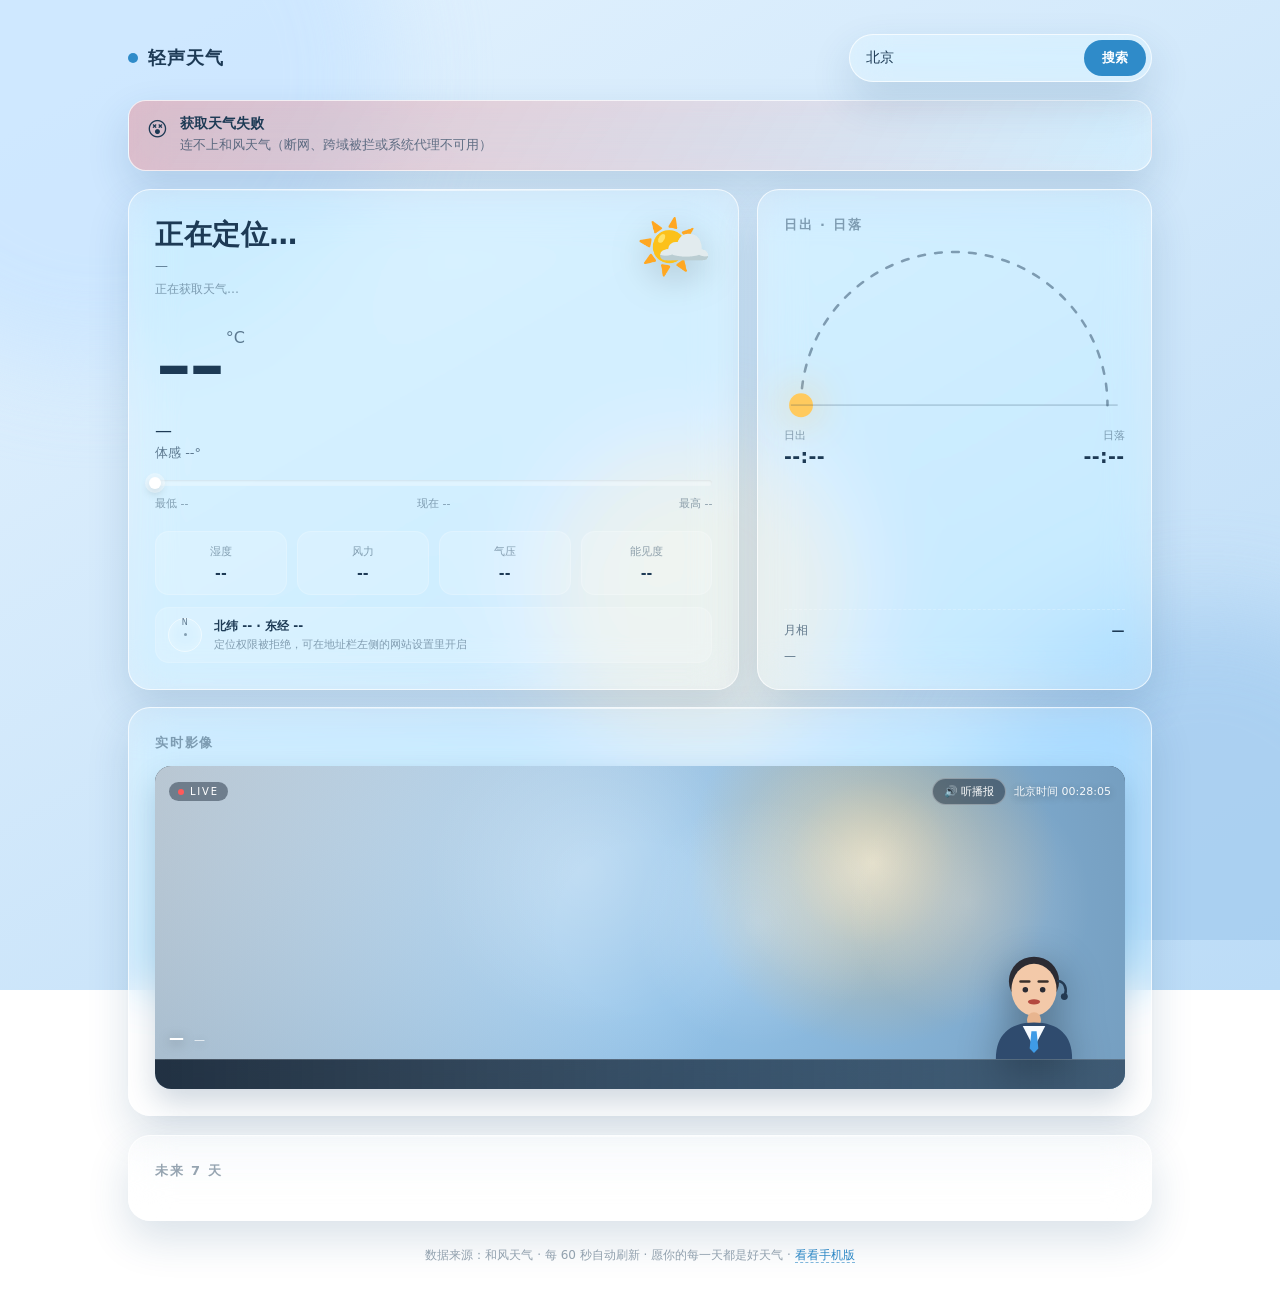
<file: index.html>
<!DOCTYPE html>
<html lang="zh-CN">
<head>
  <meta charset="UTF-8" />
  <meta name="viewport" content="width=device-width, initial-scale=1" />
  <meta name="description" content="温柔一点的天气：城市搜索、实时天气、7 天预报、日出日落与下雨提醒。" />
  <title>轻声天气 · 今天也想你</title>
  <link rel="stylesheet" href="style.css" />
</head>
<body data-theme="sunny">
  <!-- ===== 背景层：渐变 + 柔和光斑 + 雨丝（纯装饰，aria-hidden 让读屏软件忽略） ===== -->
  <div class="sky" aria-hidden="true">
    <span class="blob blob-1"></span>
    <span class="blob blob-2"></span>
    <span class="blob blob-3"></span>
    <div class="rain-layer" id="rainLayer"></div>
  </div>

  <!-- 跟随指针的柔光，让画面在指尖下"流"起来（纯装饰） -->
  <div class="cursor-glow" id="cursorGlow" aria-hidden="true"></div>

  <div class="app">
    <!-- ===== 顶栏：标题 + 城市搜索 ===== -->
    <header class="topbar">
      <div class="brand">
        <span class="brand__dot"></span>
        <h1>轻声天气</h1>
      </div>

      <form class="search" id="searchForm" autocomplete="off" novalidate>
        <input
          id="searchInput"
          type="search"
          placeholder="搜索城市，比如 杭州"
          aria-label="搜索城市"
        />
        <button type="submit" class="search__btn">搜索</button>
        <!-- 搜索联想结果 -->
        <ul class="suggest" id="suggest" role="listbox" hidden></ul>
      </form>
    </header>

    <!-- ===== 提醒条：下雨 / 天气预警 / 错误提示，都在这里统一展示 ===== -->
    <div class="alert" id="alert" role="status" aria-live="polite" hidden>
      <span class="alert__icon" id="alertIcon">🌧️</span>
      <div class="alert__body">
        <strong id="alertTitle">降水提醒</strong>
        <p id="alertText"></p>
      </div>
    </div>

    <!-- ===== 主体 ===== -->
    <main class="grid">
      <!-- 当前天气 -->
      <section class="card current" aria-labelledby="cityName">
        <div class="current__head">
          <div>
            <h2 class="city" id="cityName">正在定位…</h2>
            <p class="city__sub" id="citySub">—</p>
            <p class="obs" id="obsTime">正在获取天气…</p>
          </div>
          <div class="now-icon" id="nowIcon" aria-hidden="true">🌤️</div>
        </div>

        <div class="current__temp">
          <span class="temp" id="temp">--</span>
          <span class="unit">°C</span>
        </div>

        <p class="desc" id="desc">—</p>
        <p class="feels" id="feels">体感 --°</p>

        <!-- 今日温度区间：当前温度落在最低~最高之间的位置 -->
        <div class="range">
          <div class="range__track">
            <span class="range__fill" id="rangeFill"></span>
            <span class="range__dot" id="rangeDot"></span>
          </div>
          <p class="range__text">
            <span id="rangeMin">最低 --</span>
            <span id="rangeNow">现在 --</span>
            <span id="rangeMax">最高 --</span>
          </p>
        </div>

        <ul class="stats">
          <li><span>湿度</span><strong id="humidity">--</strong></li>
          <li><span>风力</span><strong id="wind">--</strong></li>
          <li><span>气压</span><strong id="pressure">--</strong></li>
          <li><span>能见度</span><strong id="vis">--</strong></li>
        </ul>

        <!-- 位置与方位：经纬度 + 相对你的方向（允许定位时） -->
        <div class="geo">
          <div class="geo__compass" aria-hidden="true">
            <span class="geo__n">N</span>
            <span class="geo__needle" id="geoNeedle"></span>
          </div>
          <div class="geo__text">
            <span class="geo__coord" id="geoCoord">北纬 -- · 东经 --</span>
            <span class="geo__bearing" id="geoBearing">正在获取你的位置…</span>
          </div>
        </div>
      </section>

      <!-- 日出 · 日落 -->
      <section class="card sun-card" aria-labelledby="sunTitle">
        <h3 class="card__title" id="sunTitle">日出 · 日落</h3>

        <div class="sun-arc">
          <svg viewBox="0 0 200 100" role="img" aria-label="太阳轨迹示意">
            <path class="sun-arc__line" d="M10 90 A 90 90 0 0 1 190 90" />
            <circle class="sun-arc__dot" id="sunDot" cx="10" cy="90" r="7" />
            <line class="sun-arc__base" x1="4" y1="90" x2="196" y2="90" />
          </svg>
        </div>

        <div class="sun-times">
          <div><span>日出</span><strong id="sunrise">--:--</strong></div>
          <div><span>日落</span><strong id="sunset">--:--</strong></div>
        </div>
        <div class="moon">
          <span>月相</span>
          <strong id="moonPhase">—</strong>
        </div>

        <p class="day-length" id="dayLength">—</p>
      </section>

      <!-- 实时影像：按当前天气实时绘制的画面（雨/雪/云/晴/星空） -->
      <section class="card live" id="liveCard" aria-labelledby="liveTitle">
        <h3 class="card__title" id="liveTitle">实时影像</h3>
        <div class="live__frame" id="liveFrame">
          <canvas id="liveCanvas"></canvas>
          <div class="live__hud">
            <span class="live__badge"><i></i>LIVE</span>
            <div class="live__hud-right">
              <button type="button" class="live__voice" id="liveVoice">🔊 听播报</button>
              <span class="live__time" id="liveTime">--:--:--</span>
            </div>
          </div>

          <div class="live__caption">
            <strong id="liveCity">—</strong>
            <span id="liveMeta">—</span>
          </div>

          <!-- 主播：说话时嘴会张开合上 -->
          <div class="anchor" id="liveAnchor" aria-hidden="true">
            <svg viewBox="0 0 120 150" xmlns="http://www.w3.org/2000/svg">
              <ellipse cx="60" cy="60" rx="29" ry="28" fill="#2b2b33" />
              <ellipse cx="60" cy="70" rx="26" ry="30" fill="#f3c9a9" />
              <rect x="52" y="96" width="16" height="18" rx="8" fill="#e8b58f" />
              <path d="M16 150c0-27 15-42 44-42s44 15 44 42z" fill="#2f4b6e" />
              <path d="M47 112h26l-13 25z" fill="#f7fbff" />
              <path d="M57 118h6l2 20-5 5-5-5z" fill="#3f9be6" />
              <rect x="43" y="59" width="13" height="3" rx="1.5" fill="#3a2f2a" />
              <rect x="64" y="59" width="13" height="3" rx="1.5" fill="#3a2f2a" />
              <circle cx="50" cy="70" r="3.2" fill="#2b2b33" />
              <circle cx="70" cy="70" r="3.2" fill="#2b2b33" />
              <ellipse class="anchor__mouth" cx="60" cy="84" rx="7" ry="3" fill="#b3493f" />
              <path d="M88 60c7 1 10 8 8 15" stroke="#243a52" stroke-width="3"
                fill="none" stroke-linecap="round" />
              <circle cx="95" cy="78" r="4" fill="#243a52" />
            </svg>
          </div>

          <!-- 底部滚动字幕 -->
          <div class="live__ticker">
            <div class="live__ticker-inner" id="liveTicker">
              <span></span><span></span>
            </div>
          </div>
        </div>
      </section>

      <!-- 24 小时逐时预报 -->
      <section class="card hourly" id="hourlyCard" aria-labelledby="hourlyTitle" hidden>
        <h3 class="card__title" id="hourlyTitle">未来 24 小时</h3>
        <ol class="hours" id="hours"></ol>
      </section>

      <!-- 空气质量 -->
      <section class="card air" id="airCard" aria-labelledby="airTitle" hidden>
        <h3 class="card__title" id="airTitle">空气质量</h3>
        <div class="air__main">
          <div class="air__score">
            <span class="air__aqi" id="aqiValue">--</span>
            <span class="air__scale">AQI</span>
          </div>
          <div class="air__meta">
            <strong id="aqiCategory">—</strong>
            <span id="aqiPrimary">—</span>
          </div>
        </div>
        <ul class="air__pollutants" id="pollutants"></ul>
      </section>

      <!-- 生活指数 -->
      <section class="card indices" id="indicesCard" aria-labelledby="indicesTitle" hidden>
        <h3 class="card__title" id="indicesTitle">今日生活指数</h3>
        <ul class="indices__list" id="indicesList"></ul>
      </section>

      <!-- 7 天预报 -->
      <section class="card forecast" aria-labelledby="forecastTitle">
        <h3 class="card__title" id="forecastTitle">未来 7 天</h3>
        <ol class="days" id="days"></ol>
      </section>
    </main>

    <footer class="foot">
      数据来源：和风天气 · 每 60 秒自动刷新 · 愿你的每一天都是好天气 ·
      <a href="mobile.html">看看手机版</a>
    </footer>
  </div>

  <!-- 中国城市/区县名录，用于本地搜索（先加载，script.js 要用） -->
  <script src="regions.js"></script>
  <script src="script.js"></script>
</body>
</html>
</file>
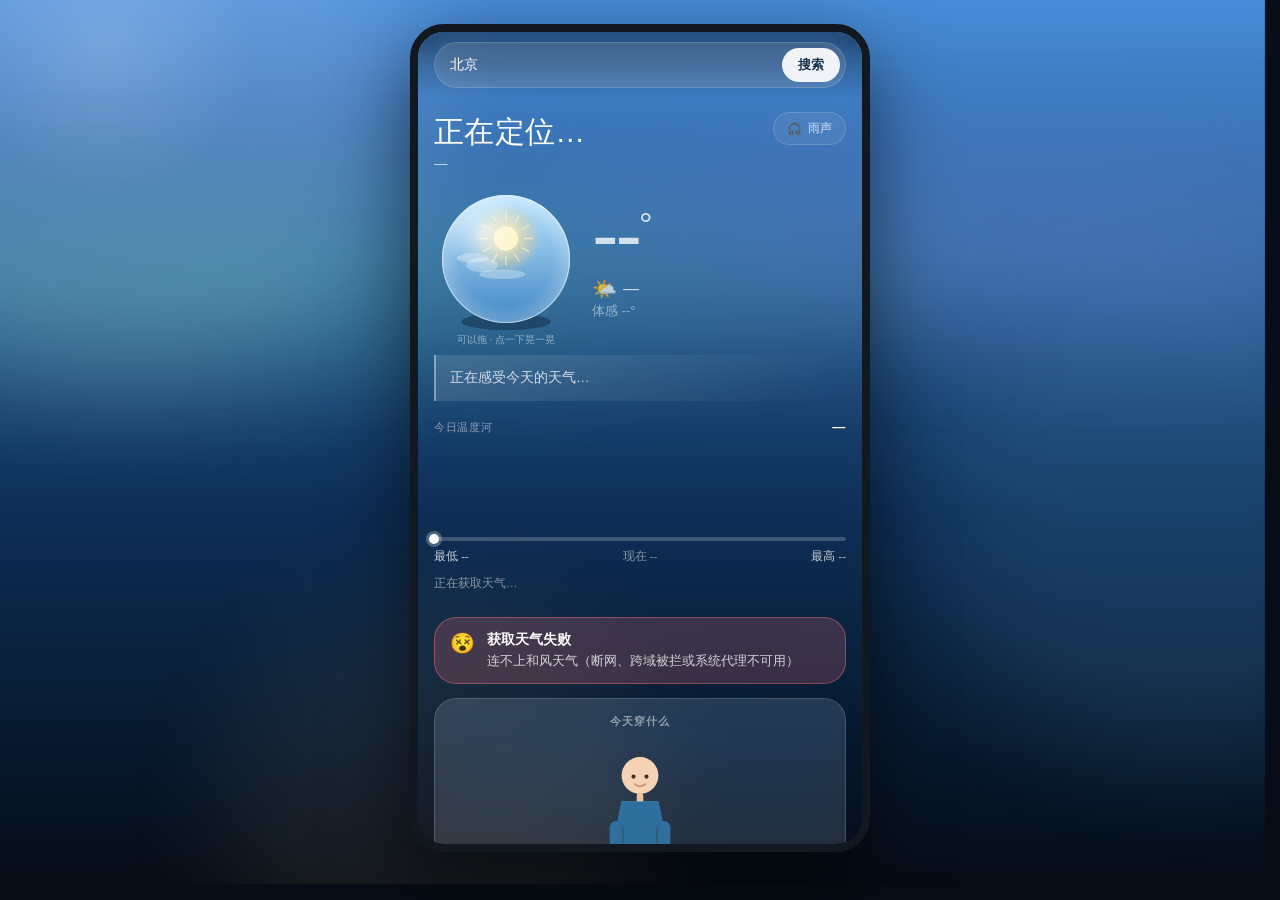
<file: mobile.html>
<!DOCTYPE html>
<html lang="zh-CN">
<head>
  <meta charset="UTF-8" />
  <meta name="viewport" content="width=device-width, initial-scale=1, viewport-fit=cover" />
  <meta name="theme-color" content="#0b1730" />
  <meta name="description" content="会呼吸的天气：可把玩的天气水晶球、今日温度河、穿衣小人，和风天气实时数据。" />
  <title>天气 · 会呼吸的一版</title>
  <link rel="stylesheet" href="mobile.css" />
</head>
<body data-theme="sunny">
  <!-- 背景：随天气变化的渐变天空 + 极光带 + 雨丝（纯装饰） -->
  <div class="sky" aria-hidden="true">
    <span class="blob blob-1"></span>
    <span class="blob blob-2"></span>
    <span class="blob blob-3"></span>
    <div class="aurora"></div>
    <div class="rain-layer" id="rainLayer"></div>
  </div>

  <div class="cursor-glow" id="cursorGlow" aria-hidden="true"></div>

  <div class="phone">
    <!-- ===== 顶栏：搜索 ===== -->
    <header class="topbar">
      <form class="search" id="searchForm" autocomplete="off" novalidate>
        <input
          id="searchInput"
          type="search"
          placeholder="搜索城市，比如 杭州"
          aria-label="搜索城市"
        />
        <button type="submit" class="search__btn">搜索</button>
        <ul class="suggest" id="suggest" role="listbox" hidden></ul>
      </form>
    </header>

    <main class="scroll">
      <!-- ===== 主画面 ===== -->
      <section class="hero" id="hero" aria-labelledby="cityName">
        <div class="hero__head">
          <div class="hero__city">
            <h1 class="city" id="cityName">正在定位…</h1>
            <p class="city__sub" id="citySub">—</p>
          </div>
          <button type="button" class="sound" id="soundBtn" aria-pressed="false">
            <span class="sound__icon">🎧</span><span class="sound__text">环境音</span>
          </button>
        </div>

        <!-- 可拖动把玩的天气水晶球 -->
        <div class="hero__stage">
          <div class="ball" id="ballWrap">
            <canvas id="ballCanvas"></canvas>
            <span class="ball__hint">可以拖 · 点一下晃一晃</span>
          </div>

          <div class="hero__readout">
            <div class="hero__temp">
              <span class="temp" id="temp">--</span>
              <span class="unit">°</span>
            </div>
            <p class="desc">
              <span class="desc__icon" id="nowIcon" aria-hidden="true">🌤️</span>
              <span id="desc">—</span>
            </p>
            <p class="feels" id="feels">体感 --°</p>
          </div>
        </div>

        <p class="mood" id="moodLine">正在感受今天的天气…</p>

        <!-- 今日温度河：24 小时气温连成一条会呼吸的曲线 -->
        <div class="river">
          <div class="river__head">
            <span>今日温度河</span>
            <strong id="riverTip">—</strong>
          </div>
          <canvas id="riverCanvas"></canvas>
        </div>

        <div class="range">
          <div class="range__track">
            <span class="range__fill" id="rangeFill"></span>
            <span class="range__dot" id="rangeDot"></span>
          </div>
          <p class="range__text">
            <span id="rangeMin">最低 --</span>
            <span id="rangeNow">现在 --</span>
            <span id="rangeMax">最高 --</span>
          </p>
        </div>

        <p class="obs" id="obsTime">正在获取天气…</p>
      </section>

      <!-- ===== 提醒条 ===== -->
      <div class="alert" id="alert" role="status" aria-live="polite" hidden>
        <span class="alert__icon" id="alertIcon">🌧️</span>
        <div class="alert__body">
          <strong id="alertTitle">降水提醒</strong>
          <p id="alertText"></p>
        </div>
      </div>

      <!-- ===== 今天穿什么：衣服层数跟着体感温度变 ===== -->
      <section class="card doll-card" aria-labelledby="dollTitle">
        <h3 class="card__title" id="dollTitle">今天穿什么</h3>
        <div class="doll" id="dollBox" data-level="2">
          <svg viewBox="0 0 96 150" role="img" aria-label="穿衣示意">
            <!-- 身体底色 -->
            <ellipse cx="48" cy="141" rx="26" ry="5" fill="rgba(0,0,0,.25)" />
            <circle cx="48" cy="30" r="17" fill="#f6d3b4" />
            <path d="M31 27a17 17 0 0 1 34 0c0-12-8-16-17-16s-17 4-17 16z" fill="#40372f" />
            <circle cx="42" cy="31" r="1.9" fill="#3a2f2a" />
            <circle cx="54" cy="31" r="1.9" fill="#3a2f2a" />
            <path d="M43 38q5 4 10 0" stroke="#c98f74" stroke-width="1.6" fill="none" stroke-linecap="round" />
            <rect x="45" y="46" width="6" height="10" rx="3" fill="#eec39f" />
            <rect x="40" y="106" width="7" height="30" rx="3.5" fill="#eec39f" />
            <rect x="49" y="106" width="7" height="30" rx="3.5" fill="#eec39f" />

            <!-- 第 1 层：短袖 -->
            <g class="g-l1">
              <path d="M31 54h34l4 20-6 4v22H33V78l-6-4z" fill="#5ec2f5" />
            </g>
            <!-- 第 2 层：长袖外套 -->
            <g class="g-l2">
              <path d="M31 54h34l4 20-6 4v22H33V78l-6-4z" fill="#2f6f9e" />
              <rect x="20" y="72" width="12" height="26" rx="6" fill="#2f6f9e" />
              <rect x="64" y="72" width="12" height="26" rx="6" fill="#2f6f9e" />
            </g>
            <!-- 第 3 层：围巾 -->
            <g class="g-l3">
              <path d="M34 50h28v9H34z" fill="#e2574c" />
              <path d="M56 58h8v26h-8z" fill="#c9453c" />
            </g>
            <!-- 第 4 层：帽子 -->
            <g class="g-l4">
              <path d="M28 22a20 20 0 0 1 40 0z" fill="#e2574c" />
              <rect x="26" y="20" width="44" height="6" rx="3" fill="#c9453c" />
              <circle cx="48" cy="9" r="4" fill="#f7fbff" />
            </g>
            <!-- 第 5 层：手套 + 厚裤 -->
            <g class="g-l5">
              <rect x="38" y="104" width="20" height="34" rx="8" fill="#37507a" />
              <circle cx="22" cy="100" r="6" fill="#f2f6ff" />
              <circle cx="74" cy="100" r="6" fill="#f2f6ff" />
            </g>
          </svg>
        </div>
        <p class="doll__tip" id="dollTip">—</p>
      </section>

      <!-- ===== 逐时 ===== -->
      <section class="card hourly" id="hourlyCard" aria-labelledby="hourlyTitle" hidden>
        <h3 class="card__title" id="hourlyTitle">未来 24 小时</h3>
        <ol class="hours" id="hours"></ol>
      </section>

      <!-- ===== 7 天 ===== -->
      <section class="card forecast" aria-labelledby="forecastTitle">
        <h3 class="card__title" id="forecastTitle">未来 7 天</h3>
        <ol class="days" id="days"></ol>
      </section>

      <!-- ===== 日出日落 ===== -->
      <section class="card sun-card" aria-labelledby="sunTitle">
        <h3 class="card__title" id="sunTitle">日出 · 日落</h3>
        <div class="sun-arc">
          <svg viewBox="0 0 200 100" role="img" aria-label="太阳轨迹示意">
            <path class="sun-arc__line" d="M10 90 A 90 90 0 0 1 190 90" />
            <circle class="sun-arc__dot" id="sunDot" cx="10" cy="90" r="7" />
            <line class="sun-arc__base" x1="4" y1="90" x2="196" y2="90" />
          </svg>
        </div>
        <div class="sun-times">
          <div><span>日出</span><strong id="sunrise">--:--</strong></div>
          <div><span>日落</span><strong id="sunset">--:--</strong></div>
        </div>
        <div class="moon"><span>月相</span><strong id="moonPhase">—</strong></div>
        <p class="day-length" id="dayLength">—</p>
      </section>

      <!-- ===== 空气质量 ===== -->
      <section class="card air" id="airCard" aria-labelledby="airTitle" hidden>
        <h3 class="card__title" id="airTitle">空气质量</h3>
        <div class="air__main">
          <div class="air__score">
            <span class="air__aqi" id="aqiValue">--</span>
            <span class="air__scale">AQI</span>
          </div>
          <div class="air__meta">
            <strong id="aqiCategory">—</strong>
            <span id="aqiPrimary">—</span>
          </div>
        </div>
        <ul class="air__pollutants" id="pollutants"></ul>
      </section>

      <!-- ===== 今日详情 ===== -->
      <section class="card stats-card" aria-labelledby="statsTitle">
        <h3 class="card__title" id="statsTitle">今日详情</h3>
        <ul class="stats">
          <li><span>湿度</span><strong id="humidity">--</strong></li>
          <li><span>风力</span><strong id="wind">--</strong></li>
          <li><span>气压</span><strong id="pressure">--</strong></li>
          <li><span>能见度</span><strong id="vis">--</strong></li>
        </ul>
      </section>

      <!-- ===== 生活指数 ===== -->
      <section class="card indices" id="indicesCard" aria-labelledby="indicesTitle" hidden>
        <h3 class="card__title" id="indicesTitle">今日生活指数</h3>
        <ul class="indices__list" id="indicesList"></ul>
      </section>

      <!-- ===== 实时影像 ===== -->
      <section class="card live" id="liveCard" aria-labelledby="liveTitle">
        <h3 class="card__title" id="liveTitle">实时影像</h3>
        <div class="live__frame" id="liveFrame">
          <canvas id="liveCanvas"></canvas>
          <div class="live__hud">
            <span class="live__badge"><i></i>LIVE</span>
            <div class="live__hud-right">
              <button type="button" class="live__voice" id="liveVoice">🔊 听播报</button>
              <span class="live__time" id="liveTime">--:--:--</span>
            </div>
          </div>
          <div class="live__caption">
            <strong id="liveCity">—</strong>
            <span id="liveMeta">—</span>
          </div>
          <div class="anchor" id="liveAnchor" aria-hidden="true">
            <svg viewBox="0 0 120 150" xmlns="http://www.w3.org/2000/svg">
              <ellipse cx="60" cy="60" rx="29" ry="28" fill="#2b2b33" />
              <ellipse cx="60" cy="70" rx="26" ry="30" fill="#f3c9a9" />
              <rect x="52" y="96" width="16" height="18" rx="8" fill="#e8b58f" />
              <path d="M16 150c0-27 15-42 44-42s44 15 44 42z" fill="#2f4b6e" />
              <path d="M47 112h26l-13 25z" fill="#f7fbff" />
              <path d="M57 118h6l2 20-5 5-5-5z" fill="#3f9be6" />
              <rect x="43" y="59" width="13" height="3" rx="1.5" fill="#3a2f2a" />
              <rect x="64" y="59" width="13" height="3" rx="1.5" fill="#3a2f2a" />
              <circle cx="50" cy="70" r="3.2" fill="#2b2b33" />
              <circle cx="70" cy="70" r="3.2" fill="#2b2b33" />
              <ellipse class="anchor__mouth" cx="60" cy="84" rx="7" ry="3" fill="#b3493f" />
              <path d="M88 60c7 1 10 8 8 15" stroke="#243a52" stroke-width="3"
                fill="none" stroke-linecap="round" />
              <circle cx="95" cy="78" r="4" fill="#243a52" />
            </svg>
          </div>
          <div class="live__ticker">
            <div class="live__ticker-inner" id="liveTicker"><span></span><span></span></div>
          </div>
        </div>
      </section>

      <!-- ===== 位置 ===== -->
      <section class="card geo-card" aria-labelledby="geoTitle">
        <h3 class="card__title" id="geoTitle">位置与方位</h3>
        <div class="geo">
          <div class="geo__compass" aria-hidden="true">
            <span class="geo__n">N</span>
            <span class="geo__needle" id="geoNeedle"></span>
          </div>
          <div class="geo__text">
            <span class="geo__coord" id="geoCoord">北纬 -- · 东经 --</span>
            <span class="geo__bearing" id="geoBearing">正在获取你的位置…</span>
          </div>
        </div>
      </section>

      <footer class="foot">
        <a href="index.html">切回桌面版</a>
        <span>数据来源：和风天气 · 每 60 秒自动刷新</span>
      </footer>
    </main>
  </div>

  <script src="regions.js"></script>
  <script src="script.js"></script>
  <script src="mobile-extra.js"></script>
</body>
</html>
</file>
<file: style.css>
/* =========================================================
   轻声天气 · 样式表
   风格：玻璃拟态（Glassmorphism）+ 暖色调 + 柔和渐变 + 呼吸动画
   ========================================================= */

/* ---------- 1. 主题变量 ----------
   切换主题只要改 <body data-theme="xxx">，所有颜色都跟着变。
   默认 sunny（暖黄），rainy（蓝调）在下面单独定义。 */
:root {
  --ink: #1d3a55;                       /* 主文字色：深蓝灰 */
  --ink-soft: rgba(29, 58, 85, 0.66);    /* 次要文字色 */
  --ink-faint: rgba(29, 58, 85, 0.46);   /* 更淡的文字色 */

  /* 透明度调低一点，让底下的蓝色能透上来 */
  --glass: rgba(255, 255, 255, 0.2);         /* 玻璃卡片底色 */
  --glass-inner: rgba(255, 255, 255, 0.16);  /* 卡片内部小块的底色 */
  --stroke: rgba(255, 255, 255, 0.7);        /* 玻璃高光描边 */

  /* 浮层（搜索下拉）底色：比卡片实，保证压住下面的内容 */
  --float: rgba(250, 253, 255, 0.95);

  --accent: #2f8bc9;      /* 强调色（按钮、温度条） */
  --accent-2: #6fbdf0;
  --accent-ink: #ffffff;  /* 强调色上的文字 */
  --sun: #ffca5e;         /* 太阳点的暖黄，蓝底上唯一的暖色点缀 */

  --shadow: 0 18px 42px rgba(26, 72, 116, 0.16);
  --shadow-strong: 0 26px 60px rgba(26, 72, 116, 0.26);

  /* 透明蓝：从很浅的雾蓝渐变到天蓝 */
  --sky-1: #e8f5ff;
  --sky-2: #bcdcf7;
  --sky-3: #92c2e8;

  --blob-a: #c8e4ff;
  --blob-b: #a3cbef;
  --blob-c: #fff4e0;

  --radius: 22px;
}

/* 多云 / 阴天：稍微灰一点的蓝 */
body[data-theme="cloudy"] {
  --ink: #24384d;
  --ink-soft: rgba(36, 56, 77, 0.66);
  --ink-faint: rgba(36, 56, 77, 0.46);
  --accent: #5f9bd0;
  --accent-2: #8fbde0;
  --sky-1: #eef4fb;
  --sky-2: #cfdded;
  --sky-3: #aec6db;
  --blob-a: #d8e9fa;
  --blob-b: #b4cde3;
  --blob-c: #f1f8ff;
  --shadow: 0 18px 42px rgba(38, 64, 92, 0.18);
  --shadow-strong: 0 26px 60px rgba(38, 64, 92, 0.28);
}

/* 雨天：整体转冷，蓝色调 */
body[data-theme="rainy"] {
  --ink: #eaf3ff;
  --ink-soft: rgba(234, 243, 255, 0.72);
  --ink-faint: rgba(234, 243, 255, 0.5);
  --glass: rgba(255, 255, 255, 0.13);
  --glass-inner: rgba(255, 255, 255, 0.09);
  --stroke: rgba(255, 255, 255, 0.3);
  --float: rgba(16, 36, 58, 0.95);
  --accent: #7fc4ff;
  --accent-2: #a8dcff;
  --accent-ink: #10243a;
  --shadow: 0 18px 42px rgba(4, 20, 40, 0.35);
  --shadow-strong: 0 26px 60px rgba(4, 20, 40, 0.45);
  --sky-1: #0c2238;
  --sky-2: #1c4467;
  --sky-3: #456f96;
  --blob-a: #4d8fc4;
  --blob-b: #2b6b9e;
  --blob-c: #8fc3e8;
}

/* 雪天：几乎白透的蓝 */
body[data-theme="snowy"] {
  --ink: #26384b;
  --ink-soft: rgba(38, 56, 75, 0.64);
  --ink-faint: rgba(38, 56, 75, 0.44);
  --accent: #4f96d6;
  --accent-2: #8cc1ea;
  --accent-ink: #ffffff;
  --sky-1: #f7fbff;
  --sky-2: #e0ecf8;
  --sky-3: #c2d7ea;
  --blob-a: #ffffff;
  --blob-b: #cfe3f5;
  --blob-c: #eef7ff;
  --shadow: 0 18px 42px rgba(70, 100, 130, 0.16);
  --shadow-strong: 0 26px 60px rgba(70, 100, 130, 0.26);
}

/* 雾霾 / 沙尘：灰蓝，饱和度压低 */
body[data-theme="hazy"] {
  --ink: #2f3d4a;
  --ink-soft: rgba(47, 61, 74, 0.64);
  --ink-faint: rgba(47, 61, 74, 0.44);
  --accent: #7d9db5;
  --accent-2: #a6c1d4;
  --accent-ink: #ffffff;
  --sky-1: #eef2f6;
  --sky-2: #d4dee6;
  --sky-3: #b7c4cf;
  --blob-a: #dde7ef;
  --blob-b: #bccbd7;
  --blob-c: #f0f5fa;
  --shadow: 0 18px 42px rgba(64, 84, 102, 0.16);
  --shadow-strong: 0 26px 60px rgba(64, 84, 102, 0.26);
}

/* 夜晚（晴天/多云时自动切换）：深蓝夜色，留一点暖月 */
body[data-theme="night"] {
  --ink: #e8f1ff;
  --ink-soft: rgba(232, 241, 255, 0.7);
  --ink-faint: rgba(232, 241, 255, 0.46);
  --glass: rgba(255, 255, 255, 0.11);
  --glass-inner: rgba(255, 255, 255, 0.08);
  --stroke: rgba(255, 255, 255, 0.26);
  --float: rgba(18, 30, 48, 0.95);
  --accent: #7db8f0;
  --accent-2: #a8d4ff;
  --accent-ink: #10243a;
  --shadow: 0 18px 42px rgba(6, 16, 30, 0.42);
  --shadow-strong: 0 26px 60px rgba(6, 16, 30, 0.52);
  --sky-1: #101c2e;
  --sky-2: #1b3048;
  --sky-3: #2d4a68;
  --blob-a: #3d6b96;
  --blob-b: #2a4d70;
  --blob-c: #6a9cc4;
}

/* ---------- 2. 基础重置 ---------- */
* { box-sizing: border-box; }

html, body { height: 100%; }

body {
  margin: 0;
  min-height: 100vh;
  padding: 0;
  color: var(--ink);
  font-family: system-ui, -apple-system, "Segoe UI", "PingFang SC",
    "Hiragino Sans GB", "Microsoft YaHei", sans-serif;
  -webkit-font-smoothing: antialiased;
  transition: color 0.8s ease; /* 主题切换时文字颜色平滑过渡 */
  overflow-x: hidden;
}

[hidden] { display: none !important; }

/* ---------- 3. 背景：渐变 + 光斑 ---------- */
/* 渐变铺在固定层上，缓慢移动，产生"天空在流动"的感觉 */
body::before {
  content: "";
  position: fixed;
  inset: -10%;
  z-index: -3;
  background: linear-gradient(
    150deg,
    var(--sky-1) 0%,
    var(--sky-2) 48%,
    var(--sky-3) 100%
  );
  background-size: 200% 200%;
  animation: sky-drift 26s ease-in-out infinite;
  transition: background 0.9s ease;
}

@keyframes sky-drift {
  0%, 100% { background-position: 0% 50%; }
  50%      { background-position: 100% 55%; }
}

/* 比视口大一圈，方便整体做视差位移而不露出边缘 */
.sky {
  position: fixed;
  inset: -40px;
  z-index: -2;
  overflow: hidden;
  pointer-events: none;
  /* 指针移动时靠 --par-x / --par-y 让整片天空轻微跟着走 */
  transform: translate3d(var(--par-x, 0px), var(--par-y, 0px), 0);
  will-change: transform;
}

/* ---------- 3.1 跟随指针的柔光 ---------- */
.cursor-glow {
  position: fixed;
  left: 0;
  top: 0;
  z-index: 0;
  width: 460px;
  height: 460px;
  margin: -230px 0 0 -230px;
  border-radius: 50%;
  pointer-events: none;
  opacity: 0;
  background: radial-gradient(
    circle,
    rgba(255, 255, 255, 0.5) 0%,
    rgba(175, 218, 255, 0.32) 38%,
    rgba(120, 180, 240, 0.13) 62%,
    transparent 72%
  );
  filter: blur(8px);
  transition: opacity 0.5s ease;
  will-change: transform;
}

body.is-pointing .cursor-glow { opacity: 1; }

/* 夜里光晕要更亮一点才看得见 */
body[data-theme="rainy"] .cursor-glow,
body[data-theme="night"] .cursor-glow {
  background: radial-gradient(
    circle,
    rgba(225, 242, 255, 0.42) 0%,
    rgba(130, 195, 250, 0.26) 38%,
    rgba(90, 150, 220, 0.1) 62%,
    transparent 72%
  );
}

/* 内容要压在柔光上面，卡片才能"透"出底下的光 */
.app {
  position: relative;
  z-index: 1;
}

/* 光斑：模糊的大色块，做呼吸动画让画面"活起来" */
.blob {
  position: absolute;
  border-radius: 50%;
  filter: blur(46px);
  opacity: 0.75;
  will-change: transform, opacity;
  animation: breathe 12s ease-in-out infinite;
}

.blob-1 {
  width: 46vmax; height: 46vmax;
  left: -12vmax; top: -14vmax;
  background: var(--blob-a);
}

.blob-2 {
  width: 38vmax; height: 38vmax;
  right: -10vmax; bottom: -12vmax;
  background: var(--blob-b);
  animation-delay: -4s;
  animation-duration: 15s;
}

.blob-3 {
  width: 26vmax; height: 26vmax;
  left: 42%; top: 48%;
  background: var(--blob-c);
  opacity: 0.55;
  animation-delay: -8s;
  animation-duration: 18s;
}

/* 呼吸：轻微放大 + 明暗变化 */
@keyframes breathe {
  0%, 100% { transform: scale(1) translate3d(0, 0, 0); opacity: 0.55; }
  50%      { transform: scale(1.14) translate3d(1.5vmax, -1vmax, 0); opacity: 0.85; }
}

/* ---------- 4. 雨丝（只在雨天出现） ---------- */
.rain-layer { position: absolute; inset: 0; opacity: 0; transition: opacity 0.9s ease; }
body[data-theme="rainy"] .rain-layer { opacity: 1; }

.rain-layer span {
  position: absolute;
  top: -20vh;
  width: 1.5px;
  height: 68px;
  border-radius: 2px;
  background: linear-gradient(to bottom, rgba(200, 230, 255, 0), rgba(200, 230, 255, 0.75));
  animation-name: rain-fall;
  animation-timing-function: linear;
  animation-iteration-count: infinite;
}

@keyframes rain-fall {
  to { transform: translate3d(-6vw, 130vh, 0); }
}

/* ---------- 5. 布局 ---------- */
.app {
  max-width: 1080px;
  margin: 0 auto;
  padding: clamp(18px, 3vw, 34px) clamp(14px, 3vw, 28px) 40px;
}

.topbar {
  display: flex;
  align-items: center;
  justify-content: space-between;
  gap: 16px;
  flex-wrap: wrap;
  margin-bottom: 18px;
  /* 关键：搜索框有 backdrop-filter 会自建层叠上下文，
     不把整条顶栏抬起来，下拉列表就会被下面的玻璃卡片盖住 */
  position: relative;
  z-index: 60;
}

.brand { display: flex; align-items: center; gap: 10px; }

.brand h1 {
  margin: 0;
  font-size: 18px;
  font-weight: 600;
  letter-spacing: 0.06em;
}

/* 标题旁的小圆点，跟着呼吸 */
.brand__dot {
  width: 10px; height: 10px;
  border-radius: 50%;
  background: var(--accent);
  box-shadow: 0 0 0 0 var(--accent);
  animation: pulse-dot 3s ease-in-out infinite;
}

@keyframes pulse-dot {
  0%, 100% { box-shadow: 0 0 0 0 color-mix(in srgb, var(--accent) 55%, transparent); transform: scale(1); }
  50%      { box-shadow: 0 0 0 10px transparent; transform: scale(1.25); }
}

/* ---------- 6. 搜索框 ---------- */
.search {
  position: relative;
  display: flex;
  align-items: center;
  gap: 8px;
  padding: 5px 5px 5px 16px;
  border-radius: 999px;
  background: var(--glass);
  border: 1px solid var(--stroke);
  backdrop-filter: blur(18px) saturate(160%);
  -webkit-backdrop-filter: blur(18px) saturate(160%);
  box-shadow: var(--shadow);
}

/* 聚焦时外面荡开一圈柔光 */
.search:focus-within {
  border-color: color-mix(in srgb, var(--accent) 55%, #ffffff);
  box-shadow: var(--shadow),
    0 0 0 4px color-mix(in srgb, var(--accent) 20%, transparent);
  transition: box-shadow 0.35s ease, border-color 0.35s ease;
}

.search input {
  width: clamp(120px, 26vw, 210px);
  padding: 8px 0;
  border: none;
  background: none;
  outline: none;
  color: var(--ink);
  font-size: 14px;
  font-family: inherit;
}

.search input::placeholder { color: var(--ink-faint); }

/* 去掉 Chrome 搜索框自带的叉号 */
.search input::-webkit-search-cancel-button { -webkit-appearance: none; }

.search__btn {
  flex: 0 0 auto;
  padding: 9px 18px;
  border: none;
  border-radius: 999px;
  background: var(--accent);
  color: var(--accent-ink);
  font-size: 13px;
  font-family: inherit;
  font-weight: 600;
  cursor: pointer;
  transition: transform 0.2s ease, filter 0.2s ease;
}

.search__btn:hover { filter: brightness(1.06); transform: translateY(-1px); }
.search__btn:active { transform: translateY(0) scale(0.97); }

/* 联想下拉 */
.suggest {
  position: absolute;
  top: calc(100% + 10px);
  left: 0;
  right: 0;
  min-width: 260px;
  margin: 0;
  padding: 6px;
  list-style: none;
  border-radius: 18px;
  /* 用不透明度更高的 --float，确保下拉能实实在在压住下面的卡片 */
  background: var(--float);
  border: 1px solid var(--stroke);
  backdrop-filter: blur(26px) saturate(150%);
  -webkit-backdrop-filter: blur(26px) saturate(150%);
  box-shadow: var(--shadow-strong);
  z-index: 20;
  max-height: min(320px, 55vh);
  overflow-y: auto;
}

.suggest li {
  display: flex;
  align-items: baseline;
  justify-content: space-between;
  gap: 12px;
  padding: 10px 12px;
  border-radius: 12px;
  font-size: 14px;
  cursor: pointer;
  transition: background 0.2s ease, transform 0.2s ease;
}

/* 悬停时往右轻推一下，像被指尖带着走 */
.suggest li:hover,
.suggest li:focus-visible {
  background: var(--glass-inner);
  transform: translateX(4px);
}

.suggest li small { color: var(--ink-faint); font-size: 12px; }

/* 分组标题：告诉用户这堆结果是哪个市下辖的 */
.suggest li.suggest__group {
  display: block;
  padding: 10px 12px 4px;
  font-size: 11px;
  letter-spacing: 0.06em;
  color: var(--ink-faint);
  cursor: default;
}

.suggest li.suggest__group:hover {
  background: none;
  transform: none;
}

/* 组内的区县缩进一层，层级更清楚 */
.suggest li.suggest__item--sub { padding-left: 20px; }

/* 关键词跨省时出现的省份切换条，吸在列表顶部 */
.suggest li.suggest__provinces {
  display: flex;
  flex-wrap: wrap;
  justify-content: flex-start;
  align-items: center;
  gap: 6px;
  padding: 8px 8px 6px;
  position: sticky;
  top: 0;
  z-index: 2;
  background: var(--float);
  border-radius: 12px 12px 0 0;
  cursor: default;
}

.suggest li.suggest__provinces:hover {
  background: var(--float);
  transform: none;
}

.prov-chip {
  padding: 4px 10px;
  border: 1px solid var(--stroke);
  border-radius: 999px;
  background: transparent;
  color: var(--ink-soft);
  font-size: 11px;
  font-family: inherit;
  cursor: pointer;
  transition: background 0.2s ease, color 0.2s ease, border-color 0.2s ease;
}

.prov-chip:hover { background: var(--glass-inner); }

.prov-chip.is-active {
  background: var(--accent);
  border-color: transparent;
  color: var(--accent-ink);
}

.prov-chip.is-active:hover { background: var(--accent); }

/* ---------- 7. 提醒条 ---------- */
.alert {
  display: flex;
  gap: 12px;
  align-items: flex-start;
  padding: 14px 18px;
  margin-bottom: 18px;
  border-radius: 18px;
  background: var(--glass);
  border: 1px solid var(--stroke);
  backdrop-filter: blur(18px) saturate(160%);
  -webkit-backdrop-filter: blur(18px) saturate(160%);
  box-shadow: var(--shadow);
  animation: slide-in 0.5s ease both;
}

.alert__icon { font-size: 20px; line-height: 1.4; }

.alert__body strong { display: block; font-size: 14px; margin-bottom: 2px; }
.alert__body p { margin: 0; font-size: 13px; line-height: 1.6; color: var(--ink-soft); }

.alert[data-tone="rain"] {
  background: linear-gradient(120deg, rgba(96, 165, 250, 0.34), rgba(255, 255, 255, 0.18));
}
.alert[data-tone="calm"] {
  background: linear-gradient(120deg, rgba(155, 205, 245, 0.32), rgba(255, 255, 255, 0.18));
}
.alert[data-tone="warn"] {
  background: linear-gradient(120deg, rgba(255, 150, 80, 0.4), rgba(255, 255, 255, 0.2));
}
.alert[data-tone="error"] {
  background: linear-gradient(120deg, rgba(255, 110, 110, 0.36), rgba(255, 255, 255, 0.18));
}

@keyframes slide-in {
  from { opacity: 0; transform: translateY(-10px); }
  to   { opacity: 1; transform: translateY(0); }
}

/* ---------- 8. 卡片（玻璃拟态核心） ---------- */
.grid {
  display: grid;
  gap: 18px;
  grid-template-columns: minmax(0, 1.55fr) minmax(0, 1fr);
}

/* 关键：不加这句，7 天预报里那排固定宽度的日卡片会把整列撑出屏幕 */
.grid > * { min-width: 0; }

.card {
  position: relative;
  padding: clamp(18px, 2.6vw, 26px);
  border-radius: var(--radius);
  background: var(--glass);
  border: 1px solid var(--stroke);
  backdrop-filter: blur(22px) saturate(165%);
  -webkit-backdrop-filter: blur(22px) saturate(165%);
  box-shadow: var(--shadow);
  /* 跟随指针的立体倾斜：--rx / --ry 由 JS 实时写入 */
  transform: perspective(1000px) rotateX(var(--rx, 0deg)) rotateY(var(--ry, 0deg));
  transition: background 0.8s ease, box-shadow 0.8s ease, border-color 0.8s ease,
    transform 0.5s cubic-bezier(0.22, 0.61, 0.36, 1), scale 0.25s ease;
  animation: card-breathe 9s ease-in-out infinite,
    rise-in 0.8s cubic-bezier(0.2, 0.7, 0.3, 1) both;
}

/* 按下去时整张卡片轻轻一沉，触摸屏上也有"按到了"的实感 */
.card:active { scale: 0.996; }

/* 指针按在卡片上时缩短过渡时间，倾斜才"跟手"而不是慢半拍 */
.card.is-tilting {
  transition: background 0.8s ease, box-shadow 0.8s ease, border-color 0.8s ease,
    transform 0.1s linear;
}

/* 卡片表面流转的高光，位置由 --gx / --gy 控制 */
.card::after {
  content: "";
  position: absolute;
  inset: 0;
  z-index: 0;
  border-radius: inherit;
  pointer-events: none;
  opacity: 0;
  background: radial-gradient(
    240px circle at var(--gx, 50%) var(--gy, 50%),
    rgba(255, 255, 255, 0.5),
    transparent 62%
  );
  mix-blend-mode: soft-light;
  transition: opacity 0.45s ease;
}

.card:hover::after { opacity: 1; }

/* 卡片入场：用独立的 translate 属性，避免和倾斜的 transform 打架 */
@keyframes rise-in {
  from { opacity: 0; translate: 0 22px; }
  to   { opacity: 1; translate: 0 0; }
}

/* 玻璃顶部那道亮边，玻璃感的关键 */
.card::before {
  content: "";
  position: absolute;
  inset: 0 0 auto 0;
  height: 1px;
  border-radius: var(--radius) var(--radius) 0 0;
  background: linear-gradient(90deg, transparent, rgba(255, 255, 255, 0.9), transparent);
  opacity: 0.7;
}

/* 微微的明暗呼吸，卡片看起来像在"吸气吐气" */
@keyframes card-breathe {
  0%, 100% { box-shadow: var(--shadow); }
  50%      { box-shadow: var(--shadow-strong); }
}

/* 让三张卡片的呼吸错开，入场也依次出现 */
.card:nth-child(2) { animation-delay: -2.5s, 0.09s; }
.card:nth-child(3) { animation-delay: -5s, 0.18s; }
.card:nth-child(4) { animation-delay: -7s, 0.24s; }
.card:nth-child(5) { animation-delay: -3.5s, 0.3s; }
.card:nth-child(6) { animation-delay: -6s, 0.36s; }
.card:nth-child(7) { animation-delay: -4.5s, 0.42s; }

/* 内容压在表面高光之上，保证文字始终清晰 */
.card > * { position: relative; z-index: 1; }

.card__title {
  margin: 0 0 14px;
  font-size: 13px;
  font-weight: 600;
  letter-spacing: 0.14em;
  text-transform: uppercase;
  color: var(--ink-faint);
}

/* ---------- 9. 当前天气 ---------- */
.current__head {
  display: flex;
  align-items: flex-start;
  justify-content: space-between;
  gap: 16px;
}

.city {
  margin: 0;
  font-size: clamp(22px, 3vw, 28px);
  font-weight: 600;
  letter-spacing: 0.02em;
}

.city__sub { margin: 4px 0 0; font-size: 13px; color: var(--ink-soft); }

.obs { margin: 8px 0 0; font-size: 12px; color: var(--ink-faint); }

.now-icon {
  font-size: clamp(44px, 7vw, 62px);
  line-height: 1;
  filter: drop-shadow(0 10px 18px rgba(0, 0, 0, 0.18));
  animation: float 6s ease-in-out infinite;
}

@keyframes float {
  0%, 100% { transform: translateY(0); }
  50%      { transform: translateY(-8px); }
}

.current__temp {
  display: flex;
  align-items: flex-start;
  gap: 4px;
  margin: 18px 0 0;
}

.temp {
  font-size: clamp(64px, 12vw, 104px);
  font-weight: 200;
  line-height: 0.9;
  letter-spacing: -0.04em;
  /* 温度数字的呼吸光晕 */
  animation: temp-glow 6s ease-in-out infinite;
}

@keyframes temp-glow {
  0%, 100% { text-shadow: 0 8px 26px rgba(80, 155, 225, 0.3); }
  50%      { text-shadow: 0 12px 42px rgba(80, 155, 225, 0.55); }
}

body[data-theme="rainy"] .temp,
body[data-theme="night"] .temp {
  animation: none;
  text-shadow: 0 10px 32px rgba(80, 160, 255, 0.4);
}

.unit {
  margin-top: 12px;
  font-size: 16px;
  font-weight: 500;
  color: var(--ink-soft);
}

.desc { margin: 10px 0 0; font-size: 17px; font-weight: 500; }

.feels { margin: 4px 0 0; font-size: 13px; color: var(--ink-soft); }

/* 今日温度区间条：当前温度落在"最低—最高"之间的位置 */
.range { margin: 18px 0 2px; }

.range__track {
  position: relative;
  height: 6px;
  border-radius: 99px;
  background: rgba(255, 255, 255, 0.3);
  box-shadow: inset 0 1px 2px rgba(0, 0, 0, 0.08);
}

.range__fill {
  position: absolute;
  left: 0;
  top: 0;
  width: 0;
  height: 100%;
  border-radius: 99px;
  background: linear-gradient(90deg, #9ecbff, var(--accent));
  transition: width 0.9s cubic-bezier(0.22, 0.61, 0.36, 1);
}

.range__dot {
  position: absolute;
  top: 50%;
  left: 0;
  width: 12px;
  height: 12px;
  margin: -6px 0 0 -6px;
  border-radius: 50%;
  background: #ffffff;
  box-shadow: 0 0 0 4px rgba(255, 255, 255, 0.35), 0 4px 10px rgba(0, 0, 0, 0.2);
  transition: left 0.9s cubic-bezier(0.22, 0.61, 0.36, 1);
}

.range__text {
  display: flex;
  justify-content: space-between;
  margin: 10px 0 0;
  font-size: 11px;
  color: var(--ink-faint);
}

.stats {
  display: grid;
  grid-template-columns: repeat(4, minmax(0, 1fr));
  gap: 10px;
  margin: 20px 0 0;
  padding: 0;
  list-style: none;
}

.stats li {
  padding: 12px 10px;
  border-radius: 14px;
  background: var(--glass-inner);
  border: 1px solid rgba(255, 255, 255, 0.18);
  text-align: center;
}

.stats span { display: block; font-size: 11px; color: var(--ink-faint); margin-bottom: 4px; }
.stats strong { font-size: 14px; font-weight: 600; }

/* 位置与方位：左边小罗盘，右边经纬度和相对方向 */
.geo {
  display: flex;
  align-items: center;
  gap: 12px;
  margin-top: 12px;
  padding: 10px 12px;
  border-radius: 14px;
  background: var(--glass-inner);
  border: 1px solid rgba(255, 255, 255, 0.14);
}

.geo__compass {
  position: relative;
  flex: 0 0 auto;
  width: 34px;
  height: 34px;
  border-radius: 50%;
  border: 1px solid rgba(255, 255, 255, 0.55);
  box-shadow: inset 0 0 10px rgba(255, 255, 255, 0.25);
}

.geo__n {
  position: absolute;
  top: 0;
  left: 50%;
  transform: translateX(-50%);
  font-size: 8px;
  line-height: 1;
  letter-spacing: 0.06em;
  color: var(--ink-soft);
}

/* 罗盘中心的小圆点，没有指北针时也不至于空着 */
.geo__compass::after {
  content: "";
  position: absolute;
  left: 50%;
  top: 50%;
  width: 3px;
  height: 3px;
  margin: -1.5px 0 0 -1.5px;
  border-radius: 50%;
  background: var(--ink-faint);
}

/* 指针整体旋转，三角形固定在环的顶部 */
.geo__needle {
  position: absolute;
  inset: 3px;
  opacity: 0;
  transition: transform 0.9s cubic-bezier(0.22, 0.61, 0.36, 1), opacity 0.4s ease;
}

.geo__needle.is-on { opacity: 1; }

.geo__needle::after {
  content: "";
  position: absolute;
  left: 50%;
  top: 0;
  width: 0;
  height: 0;
  margin-left: -4px;
  border-left: 4px solid transparent;
  border-right: 4px solid transparent;
  border-bottom: 11px solid var(--accent);
  filter: drop-shadow(0 0 6px color-mix(in srgb, var(--accent) 60%, transparent));
}

.geo__text { display: flex; flex-direction: column; gap: 2px; min-width: 0; }

.geo__coord {
  font-size: 12px;
  font-weight: 600;
  font-variant-numeric: tabular-nums;
}

.geo__bearing {
  font-size: 11px;
  color: var(--ink-faint);
  white-space: nowrap;
  overflow: hidden;
  text-overflow: ellipsis;
}

/* ---------- 10. 日出日落卡片 ---------- */
.sun-card { display: flex; flex-direction: column; }

.sun-arc { padding: 4px 0 0; }

.sun-arc svg { display: block; width: 100%; height: auto; overflow: visible; }

.sun-arc__line {
  fill: none;
  stroke: var(--ink-faint);
  stroke-width: 1.5;
  stroke-dasharray: 4 6;
  stroke-linecap: round;
}

.sun-arc__base {
  stroke: var(--ink-faint);
  stroke-width: 1;
  opacity: 0.4;
}

.sun-arc__dot {
  /* 太阳保留暖黄，蓝底上就这一点暖色，像真的太阳 */
  fill: var(--sun, #ffca5e);
  filter: drop-shadow(0 0 12px rgba(255, 196, 96, 0.85));
  transition: cx 0.6s ease, cy 0.6s ease;
  /* 太阳点自己也在呼吸 */
  transform-box: fill-box;
  transform-origin: center;
  animation: sun-pulse 3.4s ease-in-out infinite;
}

@keyframes sun-pulse {
  0%, 100% { transform: scale(1); opacity: 0.9; }
  50%      { transform: scale(1.35); opacity: 1; }
}

.sun-times {
  display: flex;
  justify-content: space-between;
  gap: 12px;
  margin-top: 6px;
}

.sun-times div { display: flex; flex-direction: column; gap: 2px; }
.sun-times div:last-child { text-align: right; }
.sun-times span { font-size: 11px; color: var(--ink-faint); }
.sun-times strong { font-size: 19px; font-weight: 600; letter-spacing: 0.02em; }

/* 月相那一行 */
.moon {
  display: flex;
  align-items: center;
  justify-content: space-between;
  gap: 10px;
  margin-top: auto;
  padding-top: 12px;
  border-top: 1px dashed rgba(255, 255, 255, 0.22);
  font-size: 12px;
  color: var(--ink-soft);
}

.moon strong { font-size: 13px; font-weight: 600; color: var(--ink); }

.day-length {
  margin: 10px 0 0;
  font-size: 12px;
  color: var(--ink-soft);
}

/* ---------- 11. 7 天预报 ---------- */
.forecast { grid-column: 1 / -1; }

.days {
  display: grid;
  grid-template-columns: repeat(7, minmax(0, 1fr));
  gap: 10px;
  margin: 0;
  padding: 0;
  list-style: none;
}

.day {
  display: flex;
  flex-direction: column;
  align-items: center;
  gap: 6px;
  padding: 14px 8px;
  border-radius: 16px;
  background: var(--glass-inner);
  border: 1px solid rgba(255, 255, 255, 0.2);
  transition: transform 0.25s ease, background 0.25s ease, box-shadow 0.25s ease;
}

.day:hover {
  transform: translateY(-4px);
  background: rgba(255, 255, 255, 0.3);
  box-shadow: 0 12px 26px rgba(0, 0, 0, 0.12);
}

/* 按下去的瞬间轻轻缩一下，触摸屏上也有"按到了"的反馈 */
.day:active {
  transform: translateY(-2px) scale(0.95);
  transition-duration: 0.08s;
}

.day--today {
  border-color: var(--accent);
  box-shadow: 0 0 0 1px var(--accent) inset;
}

.day__date { font-size: 12px; color: var(--ink-soft); white-space: nowrap; }

.day__icon {
  font-size: 26px;
  line-height: 1.2;
  filter: drop-shadow(0 6px 10px rgba(0, 0, 0, 0.12));
}

.day__text {
  font-size: 11px;
  color: var(--ink-faint);
  white-space: nowrap;
  overflow: hidden;
  text-overflow: ellipsis;
  max-width: 100%;
}

.day__temp {
  display: flex;
  align-items: baseline;
  gap: 4px;
  font-variant-numeric: tabular-nums;
}

.day__temp b { font-size: 15px; font-weight: 600; }
.day__temp i { font-size: 12px; font-style: normal; color: var(--ink-faint); }

/* 温度区间条：在整个星期的范围内定位 */
.day__bar {
  position: relative;
  width: 100%;
  height: 4px;
  margin-top: 2px;
  border-radius: 99px;
  background: rgba(255, 255, 255, 0.28);
}

.day__bar i {
  position: absolute;
  top: 0;
  height: 100%;
  border-radius: 99px;
  background: linear-gradient(90deg, var(--accent-2, var(--accent)), var(--accent));
}

/* ---------- 11.4 实时影像 ---------- */
.live { grid-column: 1 / -1; }

/* 用 aspect-ratio 撑出宽幅画面，canvas / video 都铺满它 */
.live__frame {
  position: relative;
  aspect-ratio: 3 / 1;
  border-radius: 16px;
  overflow: hidden;
  background: #0c1a2a;
  box-shadow: inset 0 0 0 1px rgba(255, 255, 255, 0.2),
    0 14px 30px rgba(20, 60, 100, 0.2);
}

.live__frame canvas,
.live__frame video {
  position: absolute;
  inset: 0;
  display: block;
  width: 100%;
  height: 100%;
  object-fit: cover;
}

.live__hud {
  position: absolute;
  inset: 12px 14px auto 14px;
  display: flex;
  align-items: center;
  justify-content: space-between;
  pointer-events: none;
}

.live__badge {
  display: inline-flex;
  align-items: center;
  gap: 6px;
  padding: 4px 9px;
  border-radius: 999px;
  background: rgba(8, 22, 38, 0.42);
  backdrop-filter: blur(6px);
  -webkit-backdrop-filter: blur(6px);
  color: #ffffff;
  font-size: 10px;
  letter-spacing: 0.18em;
}

/* LIVE 角标上的红点，一直在闪 */
.live__badge i {
  width: 6px;
  height: 6px;
  border-radius: 50%;
  background: #ff5a5a;
  animation: live-blink 1.8s ease-in-out infinite;
}

@keyframes live-blink {
  0%, 100% { opacity: 1; box-shadow: 0 0 0 0 rgba(255, 90, 90, 0.55); }
  50%      { opacity: 0.4; box-shadow: 0 0 0 6px rgba(255, 90, 90, 0); }
}

.live__time {
  font-size: 11px;
  color: #ffffff;
  opacity: 0.92;
  font-variant-numeric: tabular-nums;
  text-shadow: 0 2px 10px rgba(0, 0, 0, 0.45);
}

/* 底部留出 30px 给字幕条，右侧留出主播的位置 */
.live__caption {
  position: absolute;
  inset: auto 14px 42px 14px;
  display: flex;
  align-items: baseline;
  justify-content: flex-start;
  gap: 10px;
  padding-right: 116px;
  color: #ffffff;
  pointer-events: none;
}

.live__caption strong {
  font-size: 15px;
  font-weight: 600;
  text-shadow: 0 2px 12px rgba(0, 0, 0, 0.5);
}

.live__caption span {
  font-size: 11px;
  opacity: 0.88;
  text-shadow: 0 2px 12px rgba(0, 0, 0, 0.5);
}

/* HUD 右侧：播报按钮 + 时间 */
.live__hud-right { display: flex; align-items: center; gap: 8px; }

.live__voice {
  padding: 5px 11px;
  border: 1px solid rgba(255, 255, 255, 0.35);
  border-radius: 999px;
  background: rgba(8, 22, 38, 0.45);
  backdrop-filter: blur(6px);
  -webkit-backdrop-filter: blur(6px);
  color: #ffffff;
  font-size: 11px;
  font-family: inherit;
  cursor: pointer;
  transition: background 0.2s ease, transform 0.2s ease;
}

/* HUD 整层是 pointer-events:none，按钮要单独打开才点得到 */
.live__voice { pointer-events: auto; }

.live__voice:hover { background: rgba(8, 22, 38, 0.7); }
.live__voice:active { transform: scale(0.96); }

/* 正在播报时按钮变实心 */
.live__voice[data-state="playing"] {
  background: var(--accent);
  border-color: transparent;
}

/* ---------- 主播 ---------- */
.anchor {
  position: absolute;
  right: 4%;
  bottom: 30px;
  width: 104px;
  height: 130px;
  pointer-events: none;
  filter: drop-shadow(0 10px 20px rgba(0, 0, 0, 0.35));
  animation: anchor-in 0.8s cubic-bezier(0.2, 0.7, 0.3, 1) both;
}

@keyframes anchor-in {
  from { opacity: 0; translate: 0 14px; }
  to   { opacity: 1; translate: 0 0; }
}

.anchor svg { display: block; width: 100%; height: 100%; }

.anchor__mouth {
  transform-box: fill-box;
  transform-origin: center;
  transition: transform 0.12s ease;
}

/* 说话时嘴巴快速开合 */
.anchor.is-talking .anchor__mouth {
  animation: anchor-talk 0.26s ease-in-out infinite;
}

@keyframes anchor-talk {
  0%, 100% { transform: scaleY(0.45); }
  50%      { transform: scaleY(1.9); }
}

/* ---------- 底部滚动字幕 ---------- */
.live__ticker {
  position: absolute;
  left: 0;
  right: 0;
  bottom: 0;
  height: 30px;
  display: flex;
  align-items: center;
  overflow: hidden;
  background: linear-gradient(90deg, rgba(9, 24, 41, 0.85), rgba(9, 24, 41, 0.5));
  backdrop-filter: blur(6px);
  -webkit-backdrop-filter: blur(6px);
  border-top: 1px solid rgba(255, 255, 255, 0.16);
}

/* 里面放两段一模一样的文字，滚到 -50% 时刚好接上，看不出接缝 */
.live__ticker-inner {
  display: flex;
  white-space: nowrap;
  animation: ticker-run 38s linear infinite;
}

.live__ticker-inner span {
  padding-right: 64px;
  font-size: 12px;
  color: #eaf4ff;
  letter-spacing: 0.02em;
}

@keyframes ticker-run {
  from { transform: translateX(0); }
  to   { transform: translateX(-50%); }
}

/* 窄屏上主播小一号，别把画面挡太多 */
@media (max-width: 820px) {
  .anchor { width: 74px; height: 92px; right: 3%; }
  .live__ticker-inner span { font-size: 11px; }
}

/* ---------- 11.5 逐小时 / 空气质量 / 生活指数 ---------- */

/* 24 小时：横向滑动的一排小时卡片 */
.hourly { grid-column: 1 / -1; }

.hours {
  display: grid;
  grid-auto-flow: column;
  grid-auto-columns: 76px;
  gap: 8px;
  margin: 0;
  padding: 2px 2px 8px;
  list-style: none;
  overflow-x: auto;
  scroll-snap-type: x proximity;
  scrollbar-width: thin;
  scrollbar-color: rgba(255, 255, 255, 0.45) transparent;
}

.hours::-webkit-scrollbar { height: 6px; }
.hours::-webkit-scrollbar-track { background: transparent; }
.hours::-webkit-scrollbar-thumb {
  border-radius: 99px;
  background: rgba(255, 255, 255, 0.45);
}

.hour {
  display: flex;
  flex-direction: column;
  align-items: center;
  gap: 5px;
  padding: 12px 4px;
  border-radius: 14px;
  background: var(--glass-inner);
  border: 1px solid rgba(255, 255, 255, 0.18);
  scroll-snap-align: start;
}

/* 第一个是"现在"，描边高亮 */
.hour--now {
  border-color: var(--accent);
  box-shadow: 0 0 0 1px var(--accent) inset;
}

.hour__time { font-size: 11px; color: var(--ink-soft); }
.hour__icon { font-size: 22px; line-height: 1.1; }
.hour__temp {
  font-size: 15px;
  font-weight: 600;
  font-variant-numeric: tabular-nums;
}
/* 降水概率：没雨时留空，保持每格高度一致 */
.hour__pop {
  min-height: 13px;
  font-size: 10px;
  line-height: 13px;
  color: var(--accent);
}

/* 空气质量 */
.air__main { display: flex; align-items: center; gap: 18px; }

.air__score { display: flex; align-items: baseline; gap: 6px; }

.air__aqi {
  font-size: clamp(38px, 5vw, 46px);
  font-weight: 300;
  line-height: 1;
  letter-spacing: -0.02em;
  transition: color 0.6s ease;
}

.air__scale { font-size: 11px; color: var(--ink-faint); }

.air__meta { display: flex; flex-direction: column; gap: 3px; min-width: 0; }
.air__meta strong { font-size: 14px; font-weight: 600; }
.air__meta span {
  font-size: 11px;
  color: var(--ink-faint);
  white-space: nowrap;
  overflow: hidden;
  text-overflow: ellipsis;
}

.air__pollutants {
  display: grid;
  grid-template-columns: repeat(3, minmax(0, 1fr));
  gap: 8px;
  margin: 18px 0 0;
  padding: 0;
  list-style: none;
}

.air__pollutants li {
  padding: 9px 4px;
  border-radius: 12px;
  background: var(--glass-inner);
  border: 1px solid rgba(255, 255, 255, 0.14);
  text-align: center;
}

.air__pollutants b {
  display: block;
  font-size: 13px;
  font-weight: 600;
  font-variant-numeric: tabular-nums;
}

.air__pollutants em {
  display: block;
  margin-top: 2px;
  font-size: 10px;
  font-style: normal;
  color: var(--ink-faint);
}

/* 生活指数 */
.indices__list {
  display: grid;
  grid-template-columns: repeat(2, minmax(0, 1fr));
  gap: 8px;
  margin: 0;
  padding: 0;
  list-style: none;
}

.idx {
  display: flex;
  align-items: center;
  gap: 9px;
  padding: 10px;
  border-radius: 12px;
  background: var(--glass-inner);
  border: 1px solid rgba(255, 255, 255, 0.14);
  transition: background 0.25s ease, transform 0.25s ease;
}

.idx:hover { background: rgba(255, 255, 255, 0.26); transform: translateY(-2px); }

.idx__icon { font-size: 17px; line-height: 1; }

.idx__body { min-width: 0; }

.idx__name { display: block; font-size: 10px; color: var(--ink-faint); }

.idx__cat {
  display: block;
  font-size: 12.5px;
  font-weight: 600;
  white-space: nowrap;
  overflow: hidden;
  text-overflow: ellipsis;
}

/* ---------- 12. 指尖涟漪：点哪里就在哪里荡开一圈 ---------- */
.ripple {
  position: fixed;
  z-index: 30;
  width: 16px;
  height: 16px;
  margin: -8px 0 0 -8px;
  border-radius: 50%;
  pointer-events: none;
  border: 1.5px solid rgba(255, 255, 255, 0.9);
  background: radial-gradient(circle, rgba(255, 255, 255, 0.35), transparent 70%);
  animation: ripple-out 0.8s cubic-bezier(0.22, 0.61, 0.36, 1) forwards;
}

@keyframes ripple-out {
  from { transform: scale(0.4); opacity: 0.95; }
  to   { transform: scale(20); opacity: 0; }
}

/* ---------- 13. 页脚 & 加载态 ---------- */
.foot {
  margin-top: 26px;
  text-align: center;
  font-size: 12px;
  color: var(--ink-faint);
}

.foot a {
  color: var(--accent);
  text-decoration: none;
  border-bottom: 1px dashed color-mix(in srgb, var(--accent) 60%, transparent);
}

/* 加载时卡片轻微降低不透明度 + 脉络流动 */
.is-loading .current { opacity: 0.7; }

/* ---------- 13. 响应式 ---------- */
@media (max-width: 820px) {
  .grid { grid-template-columns: minmax(0, 1fr); }

  .stats { grid-template-columns: repeat(2, minmax(0, 1fr)); }

  .days {
    grid-template-columns: repeat(7, 88px);
    overflow-x: auto;
    padding-bottom: 8px;
    scrollbar-width: thin;
  }

  .topbar { flex-direction: column; align-items: stretch; }
  .search { justify-content: space-between; }
  .search input { width: 100%; flex: 1 1 auto; min-width: 0; }
  .suggest { min-width: 0; }

  .hours { grid-auto-columns: 66px; }
  .air__pollutants { grid-template-columns: repeat(3, minmax(0, 1fr)); }
}

@media (max-width: 420px) {
  .card { border-radius: 18px; }
  .now-icon { font-size: 46px; }
}

/* ---------- 14. 尊重系统的"减少动态效果"设置 ---------- */
@media (prefers-reduced-motion: reduce) {
  *,
  *::before,
  *::after {
    animation: none !important;
    transition-duration: 0.01ms !important;
  }
}
</file>
<file: mobile.css>
/* =========================================================
   天气 · 手机版（原创版）
   不是 iOS 那套列表的复刻：会呼吸的天空 + 可把玩的天气水晶球
   + 今日温度河 + 穿衣小人 + 现场合成的环境音
   ========================================================= */

/* ---------- 1. 主题：整片天空跟着天气换 ---------- */
:root {
  --ink: #ffffff;
  --ink-soft: rgba(255, 255, 255, 0.78);
  --ink-faint: rgba(255, 255, 255, 0.5);
  --glass: rgba(255, 255, 255, 0.13);
  --glass-2: rgba(255, 255, 255, 0.07);
  --stroke: rgba(255, 255, 255, 0.15);
  --accent: #7cc4ff;
  --radius: 22px;
  --shadow: 0 12px 32px rgba(4, 14, 30, 0.32);
}

body[data-theme='sunny']  { --sky-a: #4a8fdd; --sky-b: #0d2f57; }
body[data-theme='cloudy'] { --sky-a: #5f7f9c; --sky-b: #1d2c3a; }
body[data-theme='rainy']  { --sky-a: #3c6280; --sky-b: #0c1a27; }
body[data-theme='snowy']  { --sky-a: #7f9fc2; --sky-b: #26374d; }
body[data-theme='hazy']   { --sky-a: #8e8a80; --sky-b: #332f2a; }
body[data-theme='night']  { --sky-a: #1d2f52; --sky-b: #050b16; }

/* ---------- 2. 基础 ---------- */
* { box-sizing: border-box; }

html, body { margin: 0; padding: 0; min-height: 100%; }

body {
  font-family: -apple-system, BlinkMacSystemFont, 'PingFang SC', 'HarmonyOS Sans SC',
    'Microsoft YaHei', 'Segoe UI', Roboto, sans-serif;
  color: var(--ink);
  background: var(--sky-b);
  -webkit-font-smoothing: antialiased;
  -webkit-tap-highlight-color: transparent;
}

/* ---------- 3. 背景天空 ---------- */
.sky {
  position: fixed;
  inset: 0;
  z-index: -1;
  overflow: hidden;
  background: linear-gradient(180deg, var(--sky-a) 0%, var(--sky-b) 58%, #050c16 100%);
  transition: background 1.2s ease;
}

.sky .blob {
  position: absolute;
  border-radius: 50%;
  filter: blur(60px);
  opacity: 0.45;
}
.blob-1 { width: 46vmax; height: 46vmax; top: -14vmax; left: -12vmax; background: rgba(255, 255, 255, 0.3); }
.blob-2 { width: 40vmax; height: 40vmax; top: 30vh; right: -14vmax; background: rgba(120, 200, 255, 0.26); }
.blob-3 { width: 34vmax; height: 34vmax; bottom: -12vmax; left: 18%; background: rgba(255, 214, 160, 0.16); }

/* 一条缓慢漂移的极光，给天空加点"活气" */
.aurora {
  position: absolute;
  top: 12%;
  left: -30%;
  width: 160%;
  height: 42%;
  background: radial-gradient(60% 60% at 30% 50%, rgba(120, 255, 214, 0.22), transparent 70%),
              radial-gradient(50% 60% at 70% 40%, rgba(150, 170, 255, 0.24), transparent 70%);
  filter: blur(28px);
  animation: aurora-drift 22s ease-in-out infinite alternate;
}
@keyframes aurora-drift {
  from { transform: translateX(-6%) rotate(-3deg); }
  to   { transform: translateX(6%) rotate(3deg); }
}

.rain-layer { position: absolute; inset: 0; pointer-events: none; }
.rain-layer span {
  position: absolute;
  top: -8%;
  width: 1.5px;
  height: 16px;
  background: linear-gradient(180deg, rgba(255, 255, 255, 0), rgba(255, 255, 255, 0.7));
  animation: raindrop linear infinite;
}
@keyframes raindrop {
  from { transform: translateY(-10vh); }
  to   { transform: translateY(110vh); }
}

.cursor-glow {
  position: fixed;
  top: 0; left: 0;
  width: 320px; height: 320px;
  margin: -160px 0 0 -160px;
  border-radius: 50%;
  background: radial-gradient(circle, rgba(255, 255, 255, 0.16), transparent 68%);
  pointer-events: none;
  z-index: 0;
  opacity: 0;
}
@media (hover: hover) { .cursor-glow { opacity: 1; } }

.ripple {
  position: fixed;
  z-index: 999;
  width: 16px; height: 16px;
  margin: -8px 0 0 -8px;
  border-radius: 50%;
  background: rgba(255, 255, 255, 0.5);
  pointer-events: none;
  animation: ripple 0.6s ease-out forwards;
}
@keyframes ripple {
  from { transform: scale(1); opacity: 0.55; }
  to   { transform: scale(16); opacity: 0; }
}

/* ---------- 4. 容器 ---------- */
.phone {
  position: relative;
  width: 100%;
  max-width: 460px;
  margin: 0 auto;
  padding: 0 16px calc(24px + env(safe-area-inset-bottom));
}

/* ---------- 5. 顶栏 / 搜索 ---------- */
.topbar {
  position: sticky;
  top: 0;
  z-index: 30;
  padding: calc(10px + env(safe-area-inset-top)) 0 10px;
  background: linear-gradient(180deg, rgba(8, 24, 44, 0.5), rgba(8, 24, 44, 0));
  backdrop-filter: blur(12px);
  -webkit-backdrop-filter: blur(12px);
}

.search {
  position: relative;
  display: flex;
  align-items: center;
  gap: 8px;
  padding: 5px 5px 5px 15px;
  border-radius: 999px;
  background: rgba(255, 255, 255, 0.15);
  border: 1px solid var(--stroke);
  backdrop-filter: blur(18px) saturate(160%);
  -webkit-backdrop-filter: blur(18px) saturate(160%);
}

.search input {
  flex: 1 1 auto;
  min-width: 0;
  padding: 9px 0;
  border: none;
  background: none;
  outline: none;
  color: var(--ink);
  font-size: 14px;
  font-family: inherit;
}
.search input::placeholder { color: rgba(255, 255, 255, 0.58); }
.search input::-webkit-search-cancel-button { -webkit-appearance: none; }

.search__btn {
  flex: 0 0 auto;
  padding: 8px 16px;
  border: none;
  border-radius: 999px;
  background: rgba(255, 255, 255, 0.92);
  color: #12314f;
  font-size: 13px;
  font-weight: 600;
  font-family: inherit;
  cursor: pointer;
}
.search__btn:active { transform: scale(0.97); }

/* 联想下拉 */
.suggest {
  position: absolute;
  top: calc(100% + 8px);
  left: 0; right: 0;
  margin: 0;
  padding: 6px;
  list-style: none;
  max-height: 48vh;
  overflow-y: auto;
  border-radius: 18px;
  background: rgba(16, 32, 56, 0.95);
  border: 1px solid var(--stroke);
  backdrop-filter: blur(26px) saturate(150%);
  -webkit-backdrop-filter: blur(26px) saturate(150%);
  box-shadow: 0 18px 40px rgba(2, 10, 22, 0.5);
  z-index: 40;
}
.suggest li {
  display: flex;
  align-items: baseline;
  justify-content: space-between;
  gap: 10px;
  padding: 11px 12px;
  border-radius: 12px;
  font-size: 14px;
  cursor: pointer;
}
.suggest li:hover { background: rgba(255, 255, 255, 0.1); }
.suggest li small { color: var(--ink-faint); font-size: 12px; }
.suggest li.suggest__group {
  display: block;
  padding: 10px 12px 4px;
  font-size: 11px;
  letter-spacing: 0.05em;
  color: var(--ink-faint);
  cursor: default;
}
.suggest li.suggest__group:hover { background: none; }
.suggest li.suggest__item--sub { padding-left: 20px; }
.suggest li.suggest__provinces {
  display: flex;
  flex-wrap: wrap;
  gap: 6px;
  padding: 8px;
  position: sticky;
  top: 0;
  background: rgba(16, 32, 56, 0.97);
  border-radius: 12px;
  cursor: default;
}
.prov-chip {
  padding: 4px 10px;
  border: 1px solid var(--stroke);
  border-radius: 999px;
  background: transparent;
  color: var(--ink-soft);
  font-size: 11px;
  font-family: inherit;
  cursor: pointer;
}
.prov-chip.is-active { background: rgba(255, 255, 255, 0.92); border-color: transparent; color: #12314f; }

/* ---------- 6. 主画面 ---------- */
.hero {
  padding: 14px 0 26px;
  will-change: transform, opacity;
}

.hero__head {
  display: flex;
  align-items: flex-start;
  justify-content: space-between;
  gap: 12px;
}

.hero__city .city {
  margin: 0;
  font-size: 30px;
  font-weight: 500;
  letter-spacing: 0.01em;
}
.city__sub { margin: 3px 0 0; font-size: 13.5px; color: var(--ink-soft); }

/* 环境音开关 */
.sound {
  display: inline-flex;
  align-items: center;
  gap: 6px;
  padding: 7px 13px;
  border: 1px solid var(--stroke);
  border-radius: 999px;
  background: var(--glass-2);
  color: var(--ink-soft);
  font-size: 12px;
  font-family: inherit;
  cursor: pointer;
  transition: background 0.25s ease, color 0.25s ease;
}
.sound.is-on {
  background: rgba(255, 255, 255, 0.9);
  border-color: transparent;
  color: #12314f;
}

/* 水晶球 + 读数 */
.hero__stage {
  display: flex;
  align-items: center;
  gap: 14px;
  margin-top: 16px;
}

.ball {
  position: relative;
  flex: 0 0 auto;
  width: 144px;
  height: 144px;
  touch-action: none;
  cursor: grab;
}
.ball.is-held { cursor: grabbing; }
.ball canvas { width: 100%; height: 100%; display: block; }
.ball__hint {
  position: absolute;
  left: 50%;
  bottom: -16px;
  transform: translateX(-50%);
  white-space: nowrap;
  font-size: 10px;
  color: var(--ink-faint);
}

.hero__readout { flex: 1 1 auto; min-width: 0; }

.hero__temp {
  display: flex;
  align-items: flex-start;
  font-weight: 200;
  line-height: 0.9;
}
.temp {
  font-size: 80px;
  letter-spacing: -0.04em;
  font-variant-numeric: tabular-nums;
  background: linear-gradient(180deg, #ffffff, rgba(255, 255, 255, 0.62));
  -webkit-background-clip: text;
  background-clip: text;
  color: transparent;
}
.unit { font-size: 34px; margin-top: 10px; color: var(--ink-soft); }

.desc {
  display: flex;
  align-items: center;
  gap: 6px;
  margin: 8px 0 0;
  font-size: 16px;
  color: var(--ink-soft);
}
.desc__icon { font-size: 20px; line-height: 1; }
.feels { margin: 3px 0 0; font-size: 13px; color: var(--ink-faint); }

/* 今日一句 */
.mood {
  margin: 24px 0 0;
  padding: 12px 14px;
  border-left: 2px solid rgba(255, 255, 255, 0.45);
  border-radius: 0 14px 14px 0;
  background: linear-gradient(90deg, rgba(255, 255, 255, 0.12), rgba(255, 255, 255, 0));
  font-size: 13.5px;
  line-height: 1.6;
  color: var(--ink-soft);
}

/* 温度河 */
.river { margin-top: 18px; }
.river__head {
  display: flex;
  align-items: baseline;
  justify-content: space-between;
  margin-bottom: 4px;
  font-size: 11px;
  letter-spacing: 0.06em;
  color: var(--ink-faint);
}
.river__head strong { font-size: 13px; font-weight: 600; color: var(--ink); }
.river canvas {
  width: 100%;
  height: 96px;
  display: block;
  touch-action: none;
}

/* 温度区间条 */
.range { margin-top: 2px; }
.range__track {
  position: relative;
  height: 4px;
  border-radius: 999px;
  background: rgba(255, 255, 255, 0.2);
}
.range__fill {
  position: absolute;
  left: 0; top: 0; bottom: 0;
  width: 0;
  border-radius: 999px;
  background: linear-gradient(90deg, #6ec6ff, #ffd479);
  transition: width 0.6s ease;
}
.range__dot {
  position: absolute;
  top: 50%; left: 0;
  width: 10px; height: 10px;
  margin: -5px 0 0 -5px;
  border-radius: 50%;
  background: #fff;
  box-shadow: 0 0 0 3px rgba(255, 255, 255, 0.26);
  transition: left 0.6s ease;
}
.range__text {
  display: flex;
  justify-content: space-between;
  margin: 8px 0 0;
  font-size: 11.5px;
  color: var(--ink-soft);
}
.range__text span:nth-child(2) { color: var(--ink-faint); }

.obs { margin: 12px 0 0; font-size: 11.5px; color: var(--ink-faint); }

/* ---------- 7. 提醒条 ---------- */
.alert {
  display: flex;
  gap: 12px;
  align-items: flex-start;
  padding: 13px 15px;
  margin-bottom: 14px;
  border-radius: var(--radius);
  background: var(--glass);
  border: 1px solid var(--stroke);
  backdrop-filter: blur(18px);
  -webkit-backdrop-filter: blur(18px);
}
.alert__icon { font-size: 20px; line-height: 1.2; }
.alert__body { flex: 1 1 auto; min-width: 0; }
.alert__body strong { display: block; font-size: 14px; font-weight: 600; }
.alert__body p { margin: 3px 0 0; font-size: 12.5px; line-height: 1.5; color: var(--ink-soft); }
.alert[data-tone='warn']  { background: rgba(255, 176, 90, 0.2); border-color: rgba(255, 176, 90, 0.42); }
.alert[data-tone='rain']  { background: rgba(120, 190, 255, 0.18); border-color: rgba(120, 190, 255, 0.4); }
.alert[data-tone='error'] { background: rgba(255, 118, 118, 0.2); border-color: rgba(255, 118, 118, 0.42); }
.alert[data-tone='calm']  { background: var(--glass-2); }

/* ---------- 8. 卡片：滚动到才浮上来 ---------- */
.card {
  padding: 15px 16px 16px;
  margin-bottom: 14px;
  border-radius: var(--radius);
  background: var(--glass);
  border: 1px solid var(--stroke);
  backdrop-filter: blur(18px) saturate(150%);
  -webkit-backdrop-filter: blur(18px) saturate(150%);
  box-shadow: var(--shadow);
  opacity: 0;
  transform: translateY(16px);
  transition: opacity 0.55s ease, transform 0.55s cubic-bezier(0.22, 1, 0.36, 1);
}
.card.is-in { opacity: 1; transform: none; }

.card__title {
  margin: 0 0 12px;
  font-size: 11px;
  font-weight: 600;
  letter-spacing: 0.1em;
  color: var(--ink-faint);
  text-transform: uppercase;
}

/* ---------- 9. 穿衣小人 ---------- */
.doll-card { text-align: center; }
.doll {
  display: inline-block;
  width: 104px;
  margin: 2px auto 10px;
}
.doll svg { width: 100%; height: auto; display: block; }

/* 体感越冷，层数越多 */
.doll[data-level='1'] .g-l2,
.doll[data-level='1'] .g-l3,
.doll[data-level='1'] .g-l4,
.doll[data-level='1'] .g-l5,
.doll[data-level='2'] .g-l3,
.doll[data-level='2'] .g-l4,
.doll[data-level='2'] .g-l5,
.doll[data-level='3'] .g-l4,
.doll[data-level='3'] .g-l5,
.doll[data-level='4'] .g-l5 { display: none; }

.doll__tip {
  margin: 0;
  font-size: 13px;
  line-height: 1.6;
  color: var(--ink-soft);
}

/* ---------- 10. 逐时横滑 ---------- */
.hours {
  display: flex;
  gap: 4px;
  margin: 0;
  padding: 2px 0 6px;
  list-style: none;
  overflow-x: auto;
  scroll-snap-type: x proximity;
  -webkit-overflow-scrolling: touch;
  scrollbar-width: none;
}
.hours::-webkit-scrollbar { display: none; }

.hour {
  flex: 0 0 62px;
  display: flex;
  flex-direction: column;
  align-items: center;
  gap: 5px;
  padding: 10px 0 12px;
  border-radius: 14px;
  scroll-snap-align: start;
  font-size: 13px;
}
.hour--now {
  background: rgba(255, 255, 255, 0.16);
  box-shadow: inset 0 0 0 1px rgba(255, 255, 255, 0.2);
}
.hour__time { color: var(--ink-soft); font-size: 12px; }
.hour__icon { font-size: 22px; line-height: 1; }
.hour__temp { font-size: 17px; font-weight: 500; font-variant-numeric: tabular-nums; }
.hour__pop { font-size: 10px; color: #8fd0ff; min-height: 14px; }

/* ---------- 11. 7 天 ---------- */
.days { margin: 0; padding: 0; list-style: none; }

.day {
  display: grid;
  grid-template-columns: 46px 26px 1fr 62px;
  grid-template-areas: 'date icon text temp' 'bar bar bar bar';
  align-items: center;
  gap: 4px 10px;
  padding: 10px 0;
  border-bottom: 1px solid rgba(255, 255, 255, 0.1);
  font-size: 14px;
}
.day:last-child { border-bottom: none; }
.day__date { grid-area: date; color: var(--ink-soft); }
.day--today .day__date { color: #fff; font-weight: 600; }
.day__icon { grid-area: icon; font-size: 20px; text-align: center; line-height: 1; }
.day__text {
  grid-area: text;
  color: var(--ink-soft);
  font-size: 13px;
  overflow: hidden;
  white-space: nowrap;
  text-overflow: ellipsis;
}
.day__temp {
  grid-area: temp;
  justify-self: end;
  display: flex;
  gap: 8px;
  font-variant-numeric: tabular-nums;
  white-space: nowrap;
}
.day__temp b { font-weight: 500; }
.day__temp i { font-style: normal; color: var(--ink-faint); }
.day__bar {
  grid-area: bar;
  position: relative;
  height: 4px;
  border-radius: 999px;
  background: rgba(255, 255, 255, 0.16);
}
.day__bar i {
  position: absolute;
  top: 0; bottom: 0;
  border-radius: 999px;
  background: linear-gradient(90deg, #6ec6ff, #ffd479);
}

/* ---------- 12. 日出日落 ---------- */
.sun-arc { margin: 6px 0 10px; }
.sun-arc svg { width: 100%; height: auto; display: block; }
.sun-arc__line { fill: none; stroke: rgba(255, 255, 255, 0.28); stroke-width: 2; stroke-dasharray: 4 5; }
.sun-arc__base { stroke: rgba(255, 255, 255, 0.22); stroke-width: 2; }
.sun-arc__dot { fill: #ffd479; filter: drop-shadow(0 0 8px rgba(255, 200, 90, 0.7)); transition: cx 0.6s ease, cy 0.6s ease; }

.sun-times { display: flex; gap: 12px; margin-bottom: 10px; }
.sun-times > div {
  flex: 1 1 0;
  padding: 10px 12px;
  border-radius: 14px;
  background: var(--glass-2);
}
.sun-times span { display: block; font-size: 11px; color: var(--ink-faint); }
.sun-times strong { font-size: 19px; font-weight: 500; font-variant-numeric: tabular-nums; }

.moon {
  display: flex;
  justify-content: space-between;
  padding: 10px 12px;
  border-radius: 14px;
  background: var(--glass-2);
  font-size: 13px;
}
.moon span { color: var(--ink-faint); }
.day-length { margin: 10px 0 0; font-size: 12.5px; color: var(--ink-soft); }

/* ---------- 13. 空气质量 ---------- */
.air__main { display: flex; align-items: center; gap: 14px; margin-bottom: 12px; }
.air__score {
  display: flex;
  flex-direction: column;
  align-items: center;
  padding: 10px 16px;
  border-radius: 16px;
  background: var(--glass-2);
}
.air__aqi { font-size: 30px; font-weight: 500; font-variant-numeric: tabular-nums; }
.air__scale { font-size: 10px; letter-spacing: 0.12em; color: var(--ink-faint); }
.air__meta { flex: 1 1 auto; min-width: 0; }
.air__meta strong { display: block; font-size: 16px; font-weight: 500; }
.air__meta span { font-size: 12px; color: var(--ink-soft); }

.air__pollutants {
  display: grid;
  grid-template-columns: repeat(3, minmax(0, 1fr));
  gap: 8px;
  margin: 0;
  padding: 0;
  list-style: none;
}
.air__pollutants li {
  padding: 9px 8px;
  border-radius: 12px;
  background: var(--glass-2);
  text-align: center;
}
.air__pollutants b { display: block; font-size: 15px; font-weight: 500; }
.air__pollutants em { font-style: normal; font-size: 10.5px; color: var(--ink-faint); }

/* ---------- 14. 今日详情 ---------- */
.stats {
  display: grid;
  grid-template-columns: repeat(2, minmax(0, 1fr));
  gap: 10px;
  margin: 0;
  padding: 0;
  list-style: none;
}
.stats li { padding: 12px 14px; border-radius: 14px; background: var(--glass-2); }
.stats span { display: block; font-size: 11px; color: var(--ink-faint); }
.stats strong { font-size: 18px; font-weight: 500; }

/* ---------- 15. 生活指数 ---------- */
.indices__list {
  display: grid;
  grid-template-columns: repeat(2, minmax(0, 1fr));
  gap: 10px;
  margin: 0;
  padding: 0;
  list-style: none;
}
.idx {
  display: flex;
  align-items: center;
  gap: 10px;
  padding: 12px;
  border-radius: 14px;
  background: var(--glass-2);
}
.idx__icon { font-size: 22px; line-height: 1; }
.idx__body { min-width: 0; }
.idx__name { display: block; font-size: 13px; }
.idx__cat {
  display: block;
  font-size: 11.5px;
  color: var(--ink-faint);
  overflow: hidden;
  white-space: nowrap;
  text-overflow: ellipsis;
}

/* ---------- 16. 实时影像 ---------- */
.live__frame {
  position: relative;
  height: 190px;
  overflow: hidden;
  border-radius: 16px;
  background: #0b1c2e;
}
.live__frame canvas { width: 100%; height: 100%; display: block; }
.live__hud {
  position: absolute;
  top: 10px; left: 10px; right: 10px;
  display: flex;
  align-items: center;
  justify-content: space-between;
  gap: 8px;
}
.live__badge {
  display: inline-flex;
  align-items: center;
  gap: 5px;
  padding: 4px 9px;
  border-radius: 999px;
  background: rgba(0, 0, 0, 0.42);
  font-size: 10px;
  letter-spacing: 0.1em;
}
.live__badge i {
  width: 6px; height: 6px;
  border-radius: 50%;
  background: #ff5a5a;
  animation: live-blink 1.4s ease-in-out infinite;
}
@keyframes live-blink { 50% { opacity: 0.25; } }

.live__hud-right { display: flex; align-items: center; gap: 8px; }
.live__voice {
  padding: 4px 10px;
  border: none;
  border-radius: 999px;
  background: rgba(255, 255, 255, 0.9);
  color: #12314f;
  font-size: 11px;
  font-family: inherit;
  cursor: pointer;
}
.live__time { font-size: 10.5px; color: rgba(255, 255, 255, 0.85); font-variant-numeric: tabular-nums; }

.live__caption {
  position: absolute;
  left: 12px;
  bottom: 34px;
  display: flex;
  flex-direction: column;
  text-shadow: 0 2px 8px rgba(0, 0, 0, 0.55);
}
.live__caption strong { font-size: 15px; font-weight: 600; }
.live__caption span { font-size: 11px; color: rgba(255, 255, 255, 0.85); }

.anchor { position: absolute; right: 10px; bottom: 26px; width: 62px; opacity: 0.96; }
.anchor svg { width: 100%; height: auto; display: block; }
.anchor__mouth { transform-origin: 60px 84px; }
.anchor.is-talking .anchor__mouth { animation: talk 0.28s ease-in-out infinite alternate; }
@keyframes talk {
  from { transform: scaleY(1); }
  to   { transform: scaleY(2.6); }
}

.live__ticker {
  position: absolute;
  left: 0; right: 0; bottom: 0;
  overflow: hidden;
  padding: 6px 0;
  background: rgba(0, 0, 0, 0.45);
}
.live__ticker-inner {
  display: flex;
  width: max-content;
  animation: ticker 26s linear infinite;
  white-space: nowrap;
}
.live__ticker-inner span { padding-right: 40px; font-size: 11px; color: rgba(255, 255, 255, 0.9); }
@keyframes ticker {
  from { transform: translateX(0); }
  to   { transform: translateX(-50%); }
}

/* ---------- 17. 位置 ---------- */
.geo { display: flex; align-items: center; gap: 14px; }
.geo__compass {
  position: relative;
  flex: 0 0 auto;
  width: 54px; height: 54px;
  border-radius: 50%;
  background: var(--glass-2);
  box-shadow: inset 0 0 0 1px var(--stroke);
}
.geo__n { position: absolute; top: 3px; left: 50%; transform: translateX(-50%); font-size: 9px; color: var(--ink-faint); }
.geo__needle {
  position: absolute;
  top: 50%; left: 50%;
  width: 3px; height: 19px;
  margin: -19px 0 0 -1.5px;
  border-radius: 2px;
  background: rgba(255, 255, 255, 0.35);
  transform-origin: 50% 100%;
  transition: transform 0.6s ease;
}
.geo__needle.is-on { background: linear-gradient(180deg, #ff7a7a, #ffd479); }
.geo__text { min-width: 0; }
.geo__coord { display: block; font-size: 13px; font-variant-numeric: tabular-nums; }
.geo__bearing { display: block; margin-top: 3px; font-size: 12px; color: var(--ink-faint); }

/* ---------- 18. 页脚 ---------- */
.foot {
  display: flex;
  flex-direction: column;
  align-items: center;
  gap: 6px;
  padding: 8px 0 4px;
  font-size: 11.5px;
  color: var(--ink-faint);
}
.foot a { color: var(--accent); text-decoration: none; }

/* ---------- 19. 桌面：收成一条手机屏幕 ---------- */
@media (min-width: 900px) {
  body {
    display: flex;
    align-items: flex-start;
    justify-content: center;
    min-height: 100vh;
    background: #070d16;
  }
  .phone {
    margin: 24px auto;
    height: 92vh;
    overflow-y: auto;
    overflow-x: hidden;
    scrollbar-width: none;
    padding-left: 0;
    padding-right: 0;
    border-radius: 34px;
    border: 8px solid #12181f;
    box-shadow: 0 30px 80px rgba(0, 0, 0, 0.55);
  }
  .phone::-webkit-scrollbar { display: none; }
  .topbar, .scroll { padding-left: 16px; padding-right: 16px; }
  .suggest { z-index: 60; }
}

/* ---------- 20. 小屏微调 ---------- */
@media (max-width: 360px) {
  .ball { width: 120px; height: 120px; }
  .temp { font-size: 66px; }
  .unit { font-size: 28px; }
}

/* ---------- 21. 尊重"减少动效" ---------- */
@media (prefers-reduced-motion: reduce) {
  .card { opacity: 1; transform: none; }
  * { animation: none !important; transition: none !important; }
}
</file>
